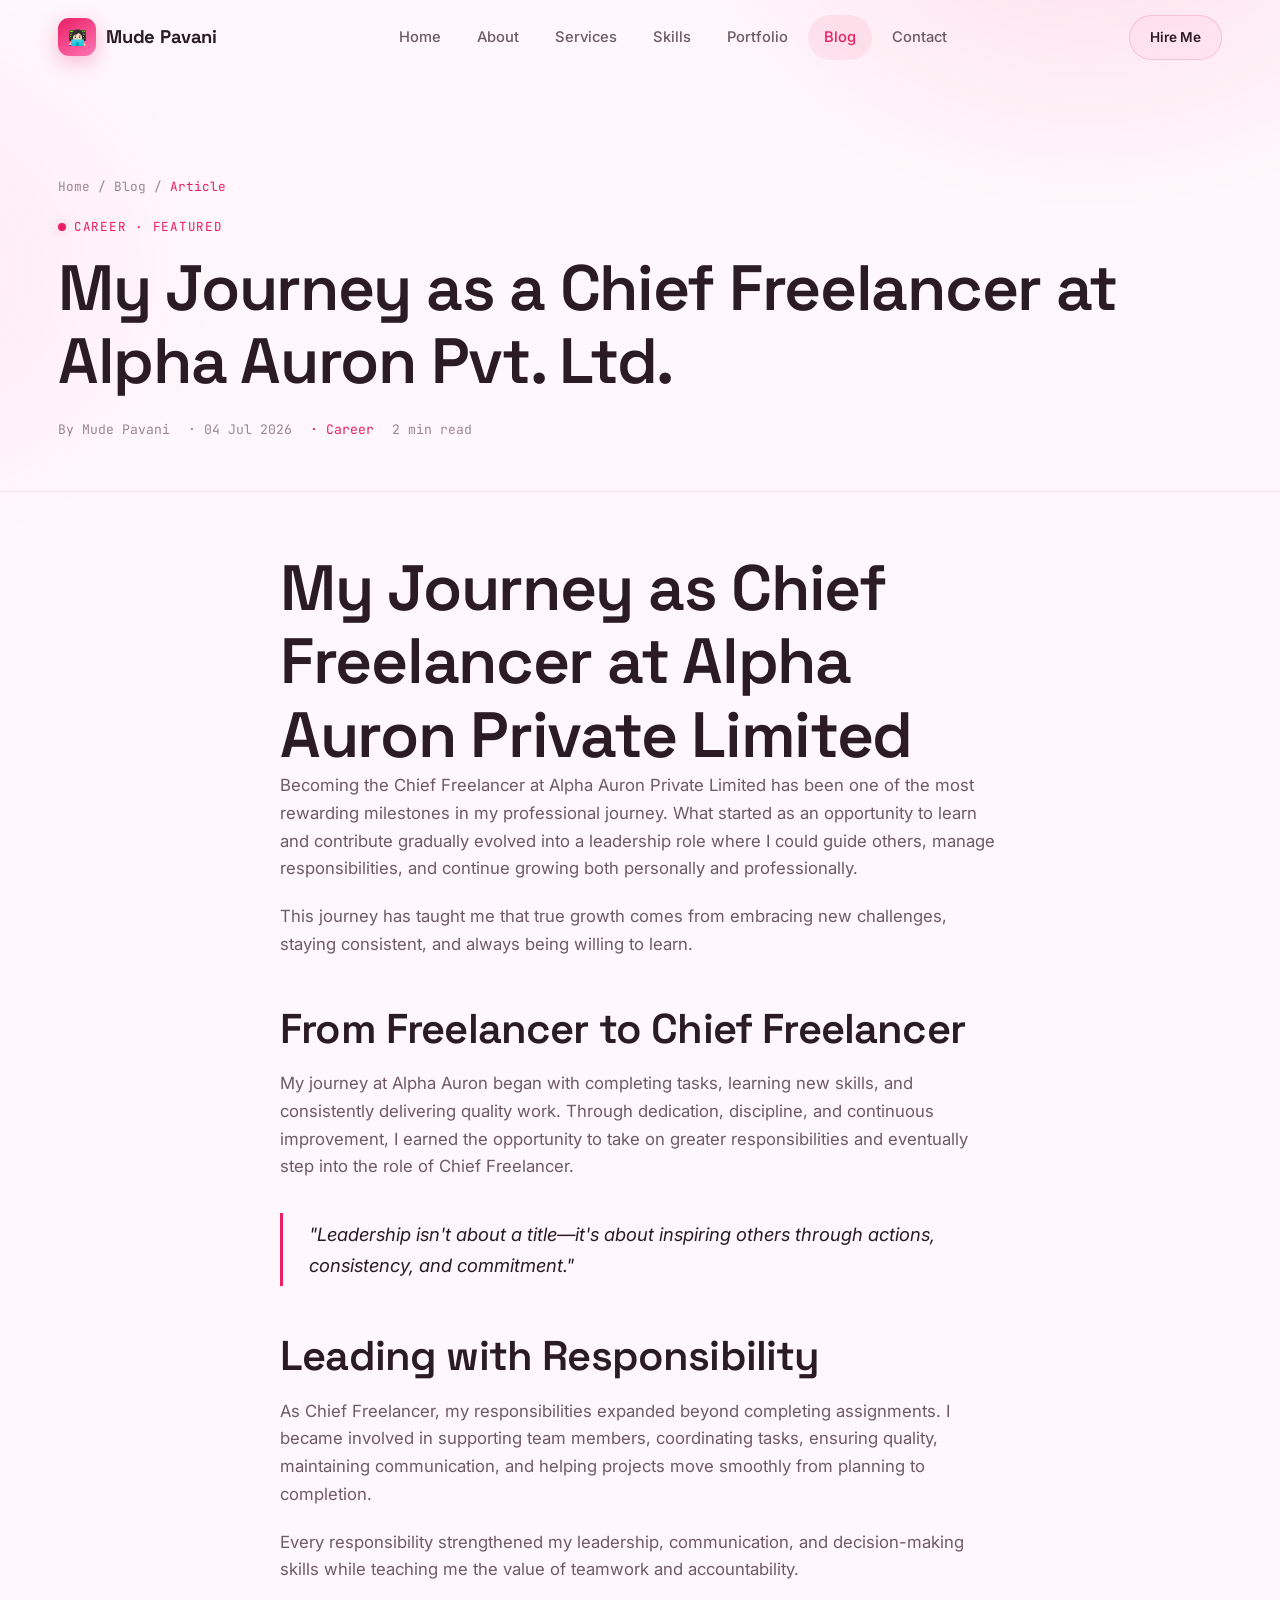
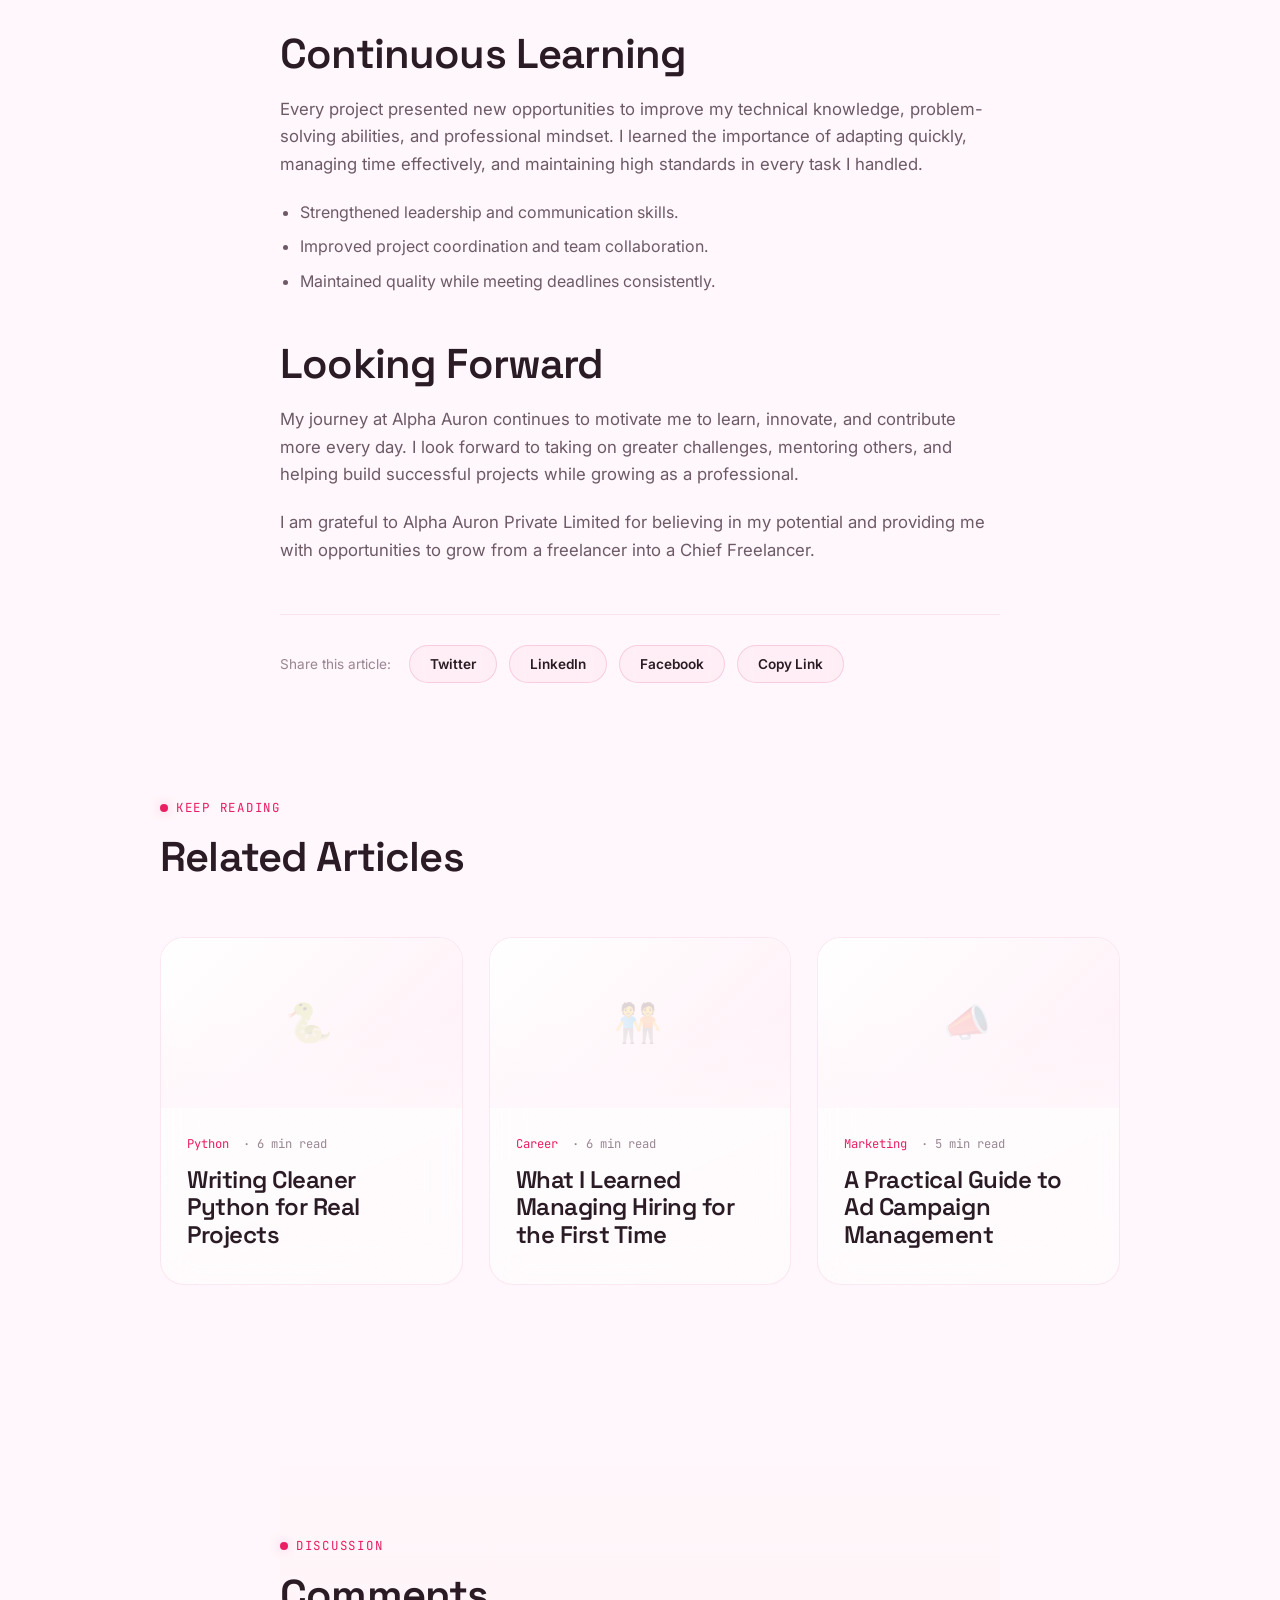
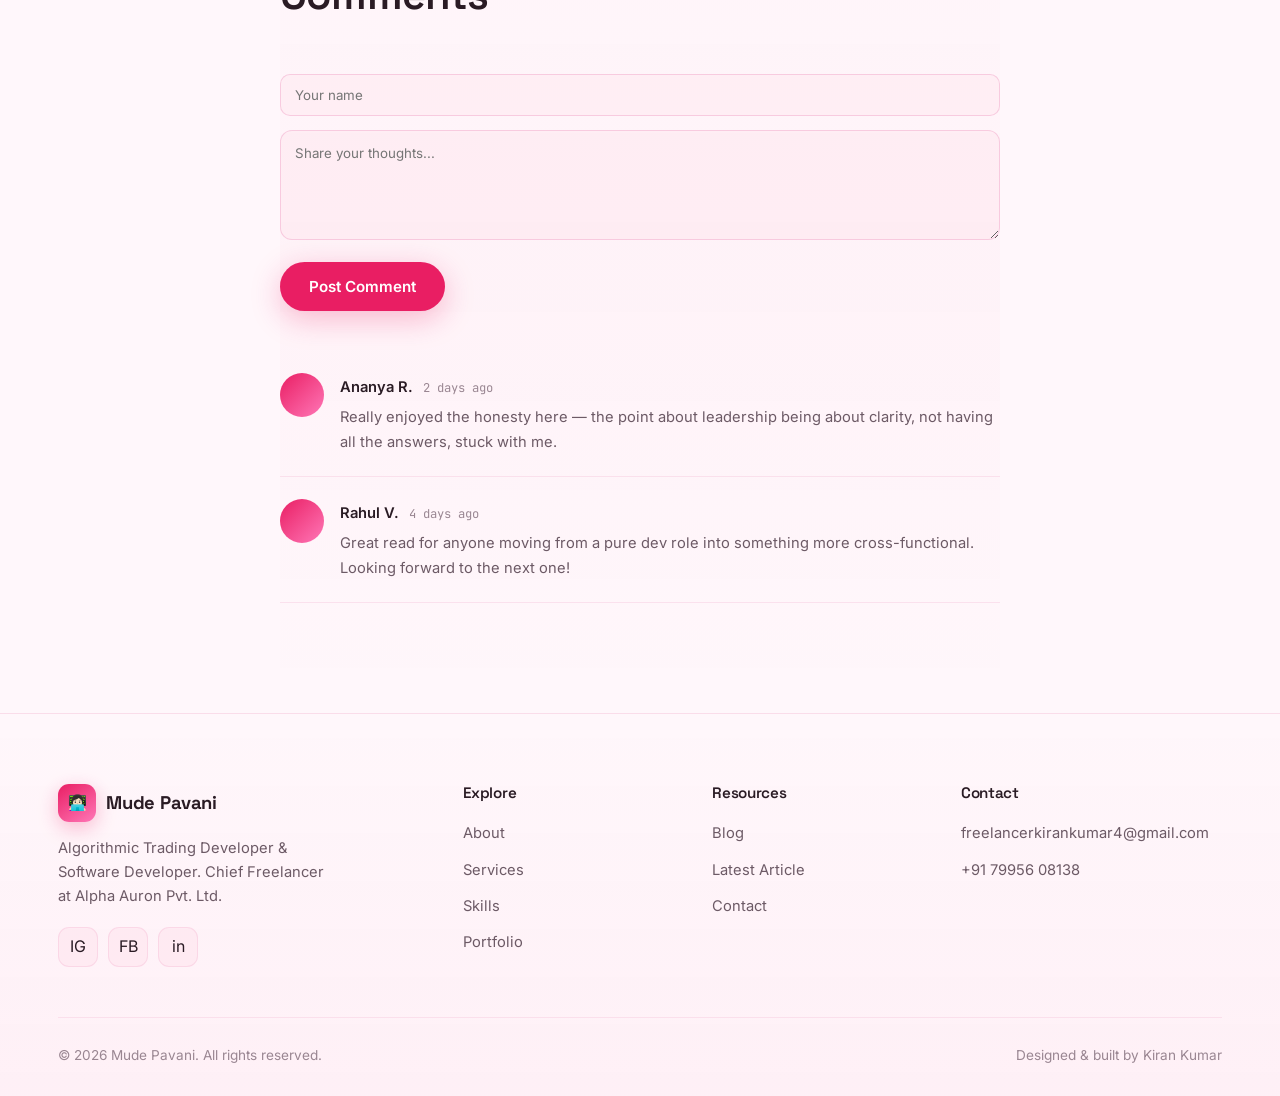
<file: articles/alpha-auron-experience.html>
<!DOCTYPE html>
<html lang="en">
<head>
<meta charset="UTF-8">
<meta name="viewport" content="width=device-width, initial-scale=1.0">
<title>My Journey as a Chief Freelancer at Alpha Auron Pvt. Ltd. — Mude Pavani</title>
<meta name="description" content="A first-person account of how Kiran Kumar Naik joined Alpha Auron Pvt. Ltd. and what he learned about marketing, leadership, hiring and business operations.">
<meta property="og:title" content="My Journey as a Senior Freelancer at Alpha Auron Pvt. Ltd.">
<meta property="og:description" content="How I joined Alpha Auron, what I learned, and where I'm headed next.">
<meta property="og:type" content="article">
<meta name="twitter:card" content="summary_large_image">
<link rel="icon" href="../favicon.ico">
<link rel="preconnect" href="https://fonts.googleapis.com">
<link href="https://fonts.googleapis.com/css2?family=Space+Grotesk:wght@500;600;700&family=Inter:wght@400;500;600;700&family=JetBrains+Mono:wght@400;500&display=swap" rel="stylesheet">
<link rel="stylesheet" href="../assets/css/style.css">
</head>
<body>

<div class="reading-progress"></div>

<header class="navbar">
  <div class="nav-inner">
    <a href="../index.html" class="brand"><span class="brand-mark">👩🏻‍💻</span> Mude Pavani </a>
    <nav class="nav-links">
      <a href="../index.html">Home</a>
      <a href="../about.html">About</a>
      <a href="../services.html">Services</a>
      <a href="../skills.html">Skills</a>
      <a href="../portfolio.html">Portfolio</a>
      <a href="../blog.html" class="active">Blog</a>
      <a href="../contact.html">Contact</a>
    </nav>
    <div class="nav-cta">
      <a href="../contact.html" class="btn btn-ghost btn-sm">Hire Me</a>
      <button class="nav-toggle" aria-label="Toggle navigation"><span></span><span></span><span></span></button>
    </div>
  </div>
</header>

<section class="article-hero">
  <div class="container">
    <div class="breadcrumb"><a href="../index.html">Home</a> / <a href="../blog.html">Blog</a> / <span class="cyan">Article</span></div>
    <div class="eyebrow" style="margin-top:20px;">Career · Featured</div>
    <h1>My Journey as a Chief Freelancer at Alpha Auron Pvt. Ltd.</h1>
    <div class="article-meta-row">
      <span>By Mude Pavani</span>
      <span>· 04 Jul 2026</span>
      <span class="cat">· Career</span>
      <span id="readingTime">· 8 min read</span>
    </div>
  </div>
</section>

<article class="article-body">
  <h1>My Journey as Chief Freelancer at Alpha Auron Private Limited</h1>

  <p>
    Becoming the Chief Freelancer at Alpha Auron Private Limited has been one of
    the most rewarding milestones in my professional journey. What started as an
    opportunity to learn and contribute gradually evolved into a leadership role
    where I could guide others, manage responsibilities, and continue growing
    both personally and professionally.
  </p>

  <p>
    This journey has taught me that true growth comes from embracing new
    challenges, staying consistent, and always being willing to learn.
  </p>

  <h2>From Freelancer to Chief Freelancer</h2>

  <p>
    My journey at Alpha Auron began with completing tasks, learning new skills,
    and consistently delivering quality work. Through dedication, discipline,
    and continuous improvement, I earned the opportunity to take on greater
    responsibilities and eventually step into the role of Chief Freelancer.
  </p>

  <blockquote>
    "Leadership isn't about a title—it's about inspiring others through actions,
    consistency, and commitment."
  </blockquote>

  <h2>Leading with Responsibility</h2>

  <p>
    As Chief Freelancer, my responsibilities expanded beyond completing
    assignments. I became involved in supporting team members, coordinating
    tasks, ensuring quality, maintaining communication, and helping projects
    move smoothly from planning to completion.
  </p>

  <p>
    Every responsibility strengthened my leadership, communication, and
    decision-making skills while teaching me the value of teamwork and
    accountability.
  </p>

  <h2>Continuous Learning</h2>

  <p>
    Every project presented new opportunities to improve my technical knowledge,
    problem-solving abilities, and professional mindset. I learned the
    importance of adapting quickly, managing time effectively, and maintaining
    high standards in every task I handled.
  </p>

  <ul>
    <li>Strengthened leadership and communication skills.</li>
    <li>Improved project coordination and team collaboration.</li>
    <li>Maintained quality while meeting deadlines consistently.</li>
  </ul>

  <h2>Looking Forward</h2>

  <p>
    My journey at Alpha Auron continues to motivate me to learn, innovate, and
    contribute more every day. I look forward to taking on greater challenges,
    mentoring others, and helping build successful projects while growing as a
    professional.
  </p>

  <p>
    I am grateful to Alpha Auron Private Limited for believing in my potential
    and providing me with opportunities to grow from a freelancer into a Chief
    Freelancer.
  </p>
</article>

<div class="share-row">
  <span>Share this article:</span>
  <button class="btn btn-ghost btn-sm" data-share="twitter">Twitter</button>
  <button class="btn btn-ghost btn-sm" data-share="linkedin">LinkedIn</button>
  <button class="btn btn-ghost btn-sm" data-share="facebook">Facebook</button>
  <button class="btn btn-ghost btn-sm" data-share="copy">Copy Link</button>
</div>

<section class="section related-grid">
  <div class="section-head reveal">
    <div class="eyebrow">Keep Reading</div>
    <h2>Related Articles</h2>
  </div>
  <div class="grid-3">
    <a href="../blog.html" class="glass post-card reveal" style="display:block;">
      <div class="project-thumb post-thumb">🐍</div>
      <div class="post-body"><div class="post-meta"><span class="cat">Python</span><span>· 6 min read</span></div><h3>Writing Cleaner Python for Real Projects</h3></div>
    </a>
    <a href="../blog.html" class="glass post-card reveal reveal-delay-1" style="display:block;">
      <div class="project-thumb post-thumb">🧑‍🤝‍🧑</div>
      <div class="post-body"><div class="post-meta"><span class="cat">Career</span><span>· 6 min read</span></div><h3>What I Learned Managing Hiring for the First Time</h3></div>
    </a>
    <a href="../blog.html" class="glass post-card reveal reveal-delay-2" style="display:block;">
      <div class="project-thumb post-thumb">📣</div>
      <div class="post-body"><div class="post-meta"><span class="cat">Marketing</span><span>· 5 min read</span></div><h3>A Practical Guide to Ad Campaign Management</h3></div>
    </a>
  </div>
</section>

<section class="section section-alt comments-section">
  <div class="section-head reveal">
    <div class="eyebrow">Discussion</div>
    <h2>Comments</h2>
  </div>

  <form class="comment-form reveal" id="commentForm">
    <input type="text" name="name" placeholder="Your name" required>
    <textarea name="comment" placeholder="Share your thoughts..." required></textarea>
    <button type="submit" class="btn btn-primary">Post Comment</button>
  </form>

  <div id="commentsList" class="mt-40">
    <div class="comment reveal">
      <div class="comment-avatar"></div>
      <div>
        <span class="comment-name">Ananya R.</span><span class="comment-date">2 days ago</span>
        <p class="comment-text">Really enjoyed the honesty here — the point about leadership being about clarity, not having all the answers, stuck with me.</p>
      </div>
    </div>
    <div class="comment reveal">
      <div class="comment-avatar"></div>
      <div>
        <span class="comment-name">Rahul V.</span><span class="comment-date">4 days ago</span>
        <p class="comment-text">Great read for anyone moving from a pure dev role into something more cross-functional. Looking forward to the next one!</p>
      </div>
    </div>
  </div>
</section>

<footer class="footer">
  <div class="container">
    <div class="footer-grid">
      <div class="footer-brand">
        <a href="../index.html" class="brand"><span class="brand-mark">👩🏻‍💻</span> Mude Pavani </a>
        <p>Algorithmic Trading Developer &amp; Software Developer. Chief Freelancer at Alpha Auron Pvt. Ltd.</p>
        <div class="social-row">
          <a class="social-btn" href="https://www.instagram.com/beyond_alphaauron" target="_blank" rel="noopener">IG</a>
          <a class="social-btn" href="https://www.facebook.com/share/17Pz9aEwZ1/" target="_blank" rel="noopener">FB</a>
          <a class="social-btn" href="https://www.linkedin.com/in/mude-kiran-kumar-naik-605b5a3ab" target="_blank" rel="noopener">in</a>
        </div>
      </div>
      <div><h4>Explore</h4><ul class="footer-links"><li><a href="../about.html">About</a></li><li><a href="../services.html">Services</a></li><li><a href="../skills.html">Skills</a></li><li><a href="../portfolio.html">Portfolio</a></li></ul></div>
      <div><h4>Resources</h4><ul class="footer-links"><li><a href="../blog.html">Blog</a></li><li><a href="alpha-auron-experience.html">Latest Article</a></li><li><a href="../contact.html">Contact</a></li></ul></div>
      <div><h4>Contact</h4><ul class="footer-links"><li><a href="mailto:freelancerkirankumar4@gmail.com">freelancerkirankumar4@gmail.com</a></li><li><a href="tel:+917995608138">+91 79956 08138</a></li></ul></div>
    </div>
    <div class="footer-bottom">
      <span>©️ 2026 Mude Pavani. All rights reserved.</span>
      <span>Designed &amp; built by Kiran Kumar</span>
    </div>
  </div>
</footer>

<button class="back-to-top" aria-label="Back to top">↑</button>
<script src="../assets/js/script.js"></script>
</body>
</html>
</file>
<file: assets/css/style.css>
/* ============================================================
   PAVANI PORTFOLIO BLOG — CORE STYLESHEET
   Design tokens: pink / white
   ============================================================ */

:root{
  --bg:            #FFF7FB;
  --bg-elevated:   #FFFFFF;
  --bg-elevated-2: #FFF0F7;
  --line:          rgba(214, 51, 132, 0.10);
  --line-strong:   rgba(214, 51, 132, 0.18);
  --text:          #2A1B24;
  --text-dim:      #6D5A66;
  --text-faint:    #9A8692;
  --cyan:          #E91E63;
  --cyan-dim:      #C2185B;
  --cyan-glow:     rgba(233, 30, 99, 0.28);
  --violet:        #FF77B7;
  --danger:        #D81B60;

  --font-display: 'Space Grotesk', 'Segoe UI', sans-serif;
  --font-body:    'Inter', 'Segoe UI', sans-serif;
  --font-mono:    'JetBrains Mono', 'Courier New', monospace;

  --radius-sm: 10px;
  --radius-md: 16px;
  --radius-lg: 24px;

  --shadow-soft: 0 10px 40px rgba(181, 61, 109, 0.12);
  --shadow-glow: 0 0 0 1px rgba(233, 30, 99, 0.12), 0 20px 60px rgba(233, 30, 99, 0.08);

  --ease: cubic-bezier(.16,.84,.44,1);
  --nav-h: 76px;
}

*,*::before,*::after{ box-sizing:border-box; margin:0; padding:0; }
html{ scroll-behavior:smooth; }
html,body{ height:100%; }

body{
  background: var(--bg);
  color: var(--text);
  font-family: var(--font-body);
  font-size: 16px;
  line-height: 1.65;
  -webkit-font-smoothing: antialiased;
  overflow-x: hidden;
  position: relative;
}

body::before{
  content:"";
  position:fixed; inset:0;
  background:
    radial-gradient(700px 500px at 85% -10%, rgba(233,30,99,0.10), transparent 60%),
    radial-gradient(600px 500px at -10% 30%, rgba(255,119,183,0.10), transparent 60%);
  pointer-events:none;
  z-index:0;
}

img{ max-width:100%; display:block; }
a{ color:inherit; text-decoration:none; }
ul{ list-style:none; }
button{ font-family:inherit; cursor:pointer; }
input,textarea,select{ font-family:inherit; }

::selection{ background: var(--cyan); color:#FFFFFF; }

::-webkit-scrollbar{ width:10px; }
::-webkit-scrollbar-track{ background: var(--bg); }
::-webkit-scrollbar-thumb{ background: var(--bg-elevated-2); border-radius:10px; border:2px solid var(--bg); }
::-webkit-scrollbar-thumb:hover{ background: var(--cyan-dim); }

.container{
  width:100%;
  max-width: 1220px;
  margin:0 auto;
  padding: 0 28px;
  position:relative;
  z-index:1;
}

h1,h2,h3,h4{
  font-family: var(--font-display);
  font-weight:600;
  letter-spacing:-0.02em;
  line-height:1.15;
}
h1{ font-size: clamp(2.4rem, 5vw, 4.2rem); }
h2{ font-size: clamp(1.9rem, 3.4vw, 2.6rem); }
h3{ font-size: clamp(1.2rem, 2vw, 1.5rem); }
p{ color: var(--text-dim); }

.eyebrow{
  display:inline-flex;
  align-items:center;
  gap:8px;
  font-family: var(--font-mono);
  font-size: 0.78rem;
  letter-spacing: 0.14em;
  text-transform: uppercase;
  color: var(--cyan);
  margin-bottom: 14px;
}
.eyebrow::before{
  content:"";
  width:8px; height:8px;
  border-radius:50%;
  background: var(--cyan);
  box-shadow: 0 0 12px var(--cyan-glow);
}

.section{ padding: 110px 0; position:relative; z-index:1; }
.section-head{ max-width: 640px; margin-bottom: 56px; }
.section-head p{ margin-top:14px; font-size:1.05rem; }
.section-alt{ background: linear-gradient(180deg, transparent, rgba(233,30,99,0.02), transparent); }

.btn{
  display:inline-flex;
  align-items:center;
  gap:10px;
  padding: 14px 28px;
  border-radius: 999px;
  font-weight:600;
  font-size:0.95rem;
  border:1px solid transparent;
  transition: transform .35s var(--ease), box-shadow .35s var(--ease), background .35s var(--ease), color .35s var(--ease);
  white-space:nowrap;
}
.btn-primary{
  background: var(--cyan);
  color: #FFFFFF;
  box-shadow: 0 8px 30px var(--cyan-glow);
}
.btn-primary:hover{ transform: translateY(-3px); box-shadow: 0 14px 40px var(--cyan-glow); }
.btn-ghost{
  background: rgba(233,30,99,0.04);
  color: var(--text);
  border-color: var(--line-strong);
  backdrop-filter: blur(10px);
}
.btn-ghost:hover{ border-color: var(--cyan); color: var(--cyan); transform: translateY(-3px); }
.btn-sm{ padding: 10px 20px; font-size: 0.85rem; }
.btn-block{ width:100%; justify-content:center; }

.navbar{
  position: fixed; top:0; left:0; right:0;
  height: var(--nav-h);
  display:flex; align-items:center;
  z-index: 500;
  transition: background .4s var(--ease), border-color .4s var(--ease), height .4s var(--ease), backdrop-filter .4s var(--ease);
  border-bottom: 1px solid transparent;
}
.navbar.scrolled{
  height: 64px;
  background: rgba(255,247,251,0.78);
  backdrop-filter: blur(18px) saturate(140%);
  border-bottom: 1px solid var(--line);
}
.nav-inner{
  width:100%; max-width:1220px; margin:0 auto; padding:0 28px;
  display:flex; align-items:center; justify-content:space-between;
}
.brand{
  display:flex; align-items:center; gap:10px;
  font-family: var(--font-display);
  font-weight:700; font-size:1.15rem; letter-spacing:-0.01em;
}
.brand-mark{
  width:38px; height:38px; border-radius:11px;
  background: linear-gradient(145deg, var(--cyan), var(--violet));
  display:flex; align-items:center; justify-content:center;
  color:#FFFFFF; font-family:var(--font-mono); font-weight:700; font-size:0.95rem;
  box-shadow: 0 6px 20px var(--cyan-glow);
}
.nav-links{ display:flex; align-items:center; gap:4px; }
.nav-links a{
  padding: 10px 16px; border-radius: 999px;
  font-size:0.92rem; font-weight:500; color: var(--text-dim);
  transition: color .25s, background .25s;
}
.nav-links a:hover{ color: var(--text); background: rgba(233,30,99,0.05); }
.nav-links a.active{ color: var(--cyan); background: rgba(233,30,99,0.08); }
.nav-cta{ display:flex; align-items:center; gap:14px; }
.nav-toggle{
  display:none; width:42px; height:42px; border-radius:10px;
  background: rgba(233,30,99,0.04); border:1px solid var(--line);
  align-items:center; justify-content:center; flex-direction:column; gap:4px;
}
.nav-toggle span{ width:18px; height:2px; background: var(--text); border-radius:2px; transition: all .3s var(--ease); }
.nav-toggle.open span:nth-child(1){ transform: translateY(6px) rotate(45deg); }
.nav-toggle.open span:nth-child(2){ opacity:0; }
.nav-toggle.open span:nth-child(3){ transform: translateY(-6px) rotate(-45deg); }

@media (max-width: 900px){
  .nav-links{
    position:fixed; top: var(--nav-h); left:0; right:0;
    flex-direction:column; align-items:stretch; gap:2px;
    background: rgba(255,247,251,0.97); backdrop-filter: blur(20px);
    padding: 14px; border-bottom:1px solid var(--line);
    transform: translateY(-130%); opacity:0;
    transition: transform .4s var(--ease), opacity .3s;
    max-height: 80vh; overflow:auto;
  }
  .nav-links.open{ transform: translateY(0); opacity:1; }
  .nav-links a{ padding:14px 16px; }
  .nav-toggle{ display:flex; }
  .nav-cta .btn-ghost{ display:none; }
}

.glass{
  background: linear-gradient(155deg, rgba(255,255,255,0.78), rgba(255,255,255,0.45));
  border: 1px solid var(--line);
  border-radius: var(--radius-lg);
  backdrop-filter: blur(16px);
  transition: transform .45s var(--ease), border-color .45s var(--ease), box-shadow .45s var(--ease);
}
.glass:hover{ border-color: rgba(233,30,99,0.28); box-shadow: var(--shadow-glow); }

.hero{
  min-height: 100vh;
  display:flex; align-items:center;
  padding-top: var(--nav-h);
  position:relative;
}
.hero-grid{
  display:grid; grid-template-columns: 1.15fr 0.85fr; gap:60px; align-items:center;
}
.hero-kicker{
  font-family: var(--font-mono); font-size:0.85rem; color: var(--cyan);
  letter-spacing:0.08em; margin-bottom:18px; display:flex; align-items:center; gap:10px;
}
.hero-kicker .dot{ width:8px; height:8px; border-radius:50%; background: var(--cyan); box-shadow:0 0 10px var(--cyan-glow); }
.hero h1{ margin-bottom:20px; }
.hero h1 .accent{ color: var(--cyan); }
.hero-lead{ font-size:1.15rem; max-width:520px; margin-bottom:34px; }
.hero-actions{ display:flex; gap:16px; flex-wrap:wrap; margin-bottom:48px; }

.terminal{
  background: #FFFFFF;
  border:1px solid var(--line-strong);
  border-radius: var(--radius-md);
  overflow:hidden;
  box-shadow: var(--shadow-soft);
  font-family: var(--font-mono);
}
.terminal-bar{
  display:flex; align-items:center; gap:8px;
  padding:12px 16px; background: rgba(233,30,99,0.03);
  border-bottom:1px solid var(--line);
}
.terminal-dot{ width:10px; height:10px; border-radius:50%; }
.terminal-dot.r{ background:#FF7A8F; } .terminal-dot.y{ background:#FFB347; } .terminal-dot.g{ background:#4CAF50; }
.terminal-title{ margin-left:8px; color: var(--text-faint); font-size:0.78rem; }
.terminal-body{ padding:22px; font-size:0.92rem; min-height:190px; }
.terminal-body .prompt{ color: var(--cyan); }
.terminal-body .out{ color: var(--text-dim); display:block; margin: 4px 0 12px 0; }
.terminal-line{ display:flex; gap:8px; }
#typed-text{ color: var(--text); }
.cursor{ display:inline-block; width:8px; background: var(--cyan); margin-left:2px; animation: blink 1s steps(1) infinite; }
@keyframes blink{ 50%{ opacity:0; } }

.stats-row{
  display:grid; grid-template-columns: repeat(4,1fr); gap:20px; margin-top:20px;
}
.stat{ text-align:left; }
.stat .num{ font-family: var(--font-display); font-size:2.1rem; font-weight:700; color: var(--text); }
.stat .num .plus{ color: var(--cyan); }
.stat .lbl{ font-size:0.82rem; color: var(--text-faint); margin-top:4px; }

@media (max-width: 980px){
  .hero-grid{ grid-template-columns:1fr; }
  .stats-row{ grid-template-columns: repeat(2,1fr); }
}

.reveal{ opacity:0; transform: translateY(28px); transition: opacity .8s var(--ease), transform .8s var(--ease); }
.reveal.in{ opacity:1; transform:none; }
.reveal-delay-1{ transition-delay:.08s; } .reveal-delay-2{ transition-delay:.16s; }
.reveal-delay-3{ transition-delay:.24s; } .reveal-delay-4{ transition-delay:.32s; }

.grid-2{ display:grid; grid-template-columns:1fr 1fr; gap:28px; }
.grid-3{ display:grid; grid-template-columns:repeat(3,1fr); gap:26px; }
.grid-4{ display:grid; grid-template-columns:repeat(4,1fr); gap:22px; }
@media (max-width:980px){ .grid-3,.grid-4{ grid-template-columns:repeat(2,1fr); } .grid-2{ grid-template-columns:1fr; } }
@media (max-width:620px){ .grid-3,.grid-4{ grid-template-columns:1fr; } }

.card{ padding: 32px; }
.card-icon{
  width:52px; height:52px; border-radius:14px;
  background: rgba(233,30,99,0.08); border:1px solid rgba(233,30,99,0.18);
  display:flex; align-items:center; justify-content:center;
  color: var(--cyan); font-size:1.4rem; margin-bottom:20px;
}
.card h3{ margin-bottom:10px; }
.card p{ font-size:0.94rem; }
.card-link{ margin-top:18px; display:inline-flex; align-items:center; gap:6px; color:var(--cyan); font-size:0.88rem; font-weight:600; }
.card-link .arrow{ transition: transform .3s var(--ease); }
.card:hover .card-link .arrow{ transform: translateX(5px); }

.footer{
  border-top:1px solid var(--line);
  padding: 70px 0 30px;
  background: linear-gradient(180deg, transparent, rgba(233,30,99,0.03));
  position:relative; z-index:1;
}
.footer-grid{ display:grid; grid-template-columns: 1.4fr 0.8fr 0.8fr 1fr; gap:40px; margin-bottom:50px; }
.footer-brand p{ margin-top:14px; font-size:0.92rem; max-width:280px; }
.footer h4{ font-size:0.95rem; margin-bottom:18px; color:var(--text); }
.footer-links li{ margin-bottom:10px; }
.footer-links a{ color: var(--text-dim); font-size:0.92rem; transition:color .25s; }
.footer-links a:hover{ color: var(--cyan); }
.social-row{ display:flex; gap:10px; margin-top:18px; }
.social-btn{
  width:40px; height:40px; border-radius:11px;
  background: rgba(233,30,99,0.04); border:1px solid var(--line);
  display:flex; align-items:center; justify-content:center;
  transition: all .3s var(--ease); font-size:1rem;
}
.social-btn:hover{ border-color: var(--cyan); color: var(--cyan); transform: translateY(-3px); }
.footer-bottom{
  padding-top: 26px; border-top:1px solid var(--line);
  display:flex; justify-content:space-between; align-items:center; flex-wrap:wrap; gap:12px;
  font-size:0.85rem; color: var(--text-faint);
}
@media (max-width:900px){ .footer-grid{ grid-template-columns:1fr 1fr; } }
@media (max-width:560px){ .footer-grid{ grid-template-columns:1fr; } }

.back-to-top{
  position:fixed; right:26px; bottom:26px; z-index:400;
  width:48px; height:48px; border-radius:50%;
  background: var(--cyan); color:#FFFFFF;
  display:flex; align-items:center; justify-content:center;
  box-shadow: 0 10px 30px var(--cyan-glow);
  opacity:0; visibility:hidden; transform: translateY(14px);
  transition: all .35s var(--ease);
  font-size:1.2rem; border:none;
}
.back-to-top.show{ opacity:1; visibility:visible; transform:none; }

.page-hero{
  padding: 170px 0 70px;
  position:relative; z-index:1;
  border-bottom:1px solid var(--line);
}
.breadcrumb{ font-family:var(--font-mono); font-size:0.8rem; color:var(--text-faint); margin-top:16px; }
.breadcrumb .cyan{ color:var(--cyan); }

.about-grid{ display:grid; grid-template-columns: 0.85fr 1.15fr; gap:60px; align-items:start; }
.about-photo{
  border-radius: var(--radius-lg); overflow:hidden; position:sticky; top:110px;
  border:1px solid var(--line);
}
.value-list{ display:grid; grid-template-columns:1fr 1fr; gap:18px; margin-top:26px; }
.value-item{ padding:22px; }
.value-item h4{ font-family:var(--font-display); color:var(--text); margin-bottom:6px; font-size:1.02rem; }
.value-item p{ font-size:0.88rem; }

.timeline{ position:relative; margin-top:20px; padding-left: 30px; }
.timeline::before{ content:""; position:absolute; left:8px; top:6px; bottom:6px; width:2px; background: linear-gradient(var(--cyan), transparent); }
.timeline-item{ position:relative; padding-bottom:40px; }
.timeline-item:last-child{ padding-bottom:0; }
.timeline-item::before{
  content:""; position:absolute; left:-30px; top:4px; width:16px; height:16px; border-radius:50%;
  background: var(--bg); border:2px solid var(--cyan); box-shadow: 0 0 12px var(--cyan-glow);
}
.timeline-date{ font-family: var(--font-mono); color: var(--cyan); font-size:0.82rem; margin-bottom:6px; display:block; }
.timeline-item h4{ font-family:var(--font-display); margin-bottom:6px; }
.timeline-item p{ font-size:0.92rem; }

@media (max-width:980px){ .about-grid{ grid-template-columns:1fr; } .about-photo{ position:static; max-width:320px; } .value-list{ grid-template-columns:1fr; } }

.service-card{ padding:34px; display:flex; flex-direction:column; height:100%; }
.service-card .card-icon{ font-size:1.6rem; }
.service-tags{ display:flex; flex-wrap:wrap; gap:8px; margin-top:18px; }
.tag{ font-size:0.76rem; font-family:var(--font-mono); padding:5px 12px; border-radius:999px; background: rgba(233,30,99,0.07); color: var(--cyan); border:1px solid rgba(233,30,99,0.18); }

.skill-group{ margin-bottom:14px; }
.skill-row{ margin-bottom:26px; }
.skill-row-top{ display:flex; justify-content:space-between; margin-bottom:10px; font-size:0.92rem; }
.skill-row-top .sk-name{ color: var(--text); font-weight:600; }
.skill-row-top .sk-pct{ font-family: var(--font-mono); color: var(--cyan); }
.progress-track{ height:8px; border-radius:999px; background: rgba(233,30,99,0.06); overflow:hidden; }
.progress-fill{ height:100%; border-radius:999px; width:0%; background: linear-gradient(90deg, var(--cyan-dim), var(--cyan)); box-shadow:0 0 12px var(--cyan-glow); transition: width 1.4s var(--ease); }
.skills-columns{ display:grid; grid-template-columns:1fr 1fr; gap:60px; }
@media (max-width:900px){ .skills-columns{ grid-template-columns:1fr; } }
.skills-subhead{ display:flex; align-items:center; gap:10px; margin-bottom:26px; }
.skills-subhead .num{ font-family:var(--font-mono); color:var(--cyan); font-size:0.85rem; border:1px solid var(--line-strong); border-radius:8px; padding:4px 9px; }

.filter-row{ display:flex; gap:10px; flex-wrap:wrap; margin-bottom:44px; }
.filter-btn{
  padding:10px 20px; border-radius:999px; border:1px solid var(--line-strong);
  background: rgba(233,30,99,0.02); color: var(--text-dim); font-size:0.88rem; font-weight:600;
  transition: all .3s var(--ease);
}
.filter-btn:hover{ border-color: var(--cyan); color: var(--cyan); }
.filter-btn.active{ background: var(--cyan); border-color: var(--cyan); color:#FFFFFF; }

.project-card{ overflow:hidden; cursor:pointer; }
.project-thumb{
  height:200px; position:relative; overflow:hidden;
  background: linear-gradient(135deg, var(--bg-elevated), var(--bg-elevated-2));
  display:flex; align-items:center; justify-content:center;
  font-family:var(--font-mono); color: rgba(233,30,99,0.18); font-size:2.4rem; letter-spacing:0.1em;
}
.project-thumb::after{ content:""; position:absolute; inset:0; background: linear-gradient(180deg, transparent 40%, rgba(255,247,251,0.9)); }
.project-card:hover .project-thumb{ filter:brightness(1.02); }
.project-body{ padding:26px; }
.project-cat{ font-family:var(--font-mono); font-size:0.72rem; color: var(--cyan); letter-spacing:0.08em; text-transform:uppercase; }
.project-body h3{ margin:10px 0 8px; }
.project-body p{ font-size:0.9rem; }
.project-actions{ display:flex; gap:10px; margin-top:20px; }

.hidden-card{ display:none !important; }

.modal-overlay{
  position:fixed; inset:0; background: rgba(32, 14, 24, 0.42); backdrop-filter: blur(6px);
  display:flex; align-items:center; justify-content:center; z-index:900;
  opacity:0; visibility:hidden; transition: all .3s var(--ease); padding:24px;
}
.modal-overlay.open{ opacity:1; visibility:visible; }
.modal-box{
  max-width:620px; width:100%; max-height:85vh; overflow:auto;
  background: var(--bg-elevated); border:1px solid var(--line-strong); border-radius: var(--radius-lg);
  padding:36px; transform: translateY(20px) scale(.98); transition: transform .35s var(--ease);
}
.modal-overlay.open .modal-box{ transform:none; }
.modal-close{
  float:right; width:36px; height:36px; border-radius:50%; background: rgba(233,30,99,0.05);
  border:1px solid var(--line); display:flex; align-items:center; justify-content:center; font-size:1.1rem;
}
.modal-meta{ display:flex; gap:8px; flex-wrap:wrap; margin:16px 0 20px; }
.modal-actions{ display:flex; gap:12px; margin-top:26px; }

.blog-layout{ display:grid; grid-template-columns: 1fr 320px; gap:50px; align-items:start; }
.featured-post{ overflow:hidden; margin-bottom:44px; }
.featured-post .project-thumb{ height:280px; }
.post-card{ padding:0; overflow:hidden; margin-bottom:26px; }
.post-thumb{ height:170px; }
.post-body{ padding:26px; }
.post-meta{ display:flex; gap:14px; font-family:var(--font-mono); font-size:0.76rem; color:var(--text-faint); margin-bottom:12px; flex-wrap:wrap; }
.post-meta .cat{ color: var(--cyan); }
.post-body h3{ margin-bottom:10px; }
.post-body p{ font-size:0.92rem; margin-bottom:14px; }

.search-box{ position:relative; margin-bottom:30px; }
.search-box input{
  width:100%; padding:14px 44px 14px 18px; border-radius:12px;
  background: rgba(233,30,99,0.03); border:1px solid var(--line-strong); color: var(--text); font-size:0.92rem;
}
.search-box input:focus{ outline:none; border-color: var(--cyan); }
.search-box .icn{ position:absolute; right:16px; top:50%; transform:translateY(-50%); color: var(--text-faint); }
.side-block{ padding:26px; margin-bottom:26px; }
.side-block h4{ font-family:var(--font-display); margin-bottom:18px; font-size:1rem; }
.cat-list li{ display:flex; justify-content:space-between; padding:9px 0; border-bottom:1px solid var(--line); font-size:0.9rem; }
.cat-list li:last-child{ border:none; }
.cat-list a{ color: var(--text-dim); transition: color .25s; }
.cat-list a:hover{ color: var(--cyan); }
.cat-list .count{ font-family: var(--font-mono); color: var(--text-faint); font-size:0.8rem; }
.popular-item{ display:flex; gap:12px; padding:12px 0; border-bottom:1px solid var(--line); }
.popular-item:last-child{ border:none; }
.popular-thumb{ width:56px; height:56px; border-radius:10px; flex-shrink:0; background: linear-gradient(135deg, var(--bg-elevated), var(--bg-elevated-2)); }
.popular-item h5{ font-size:0.87rem; font-weight:600; line-height:1.35; margin-bottom:4px; }
.popular-item span{ font-size:0.74rem; color: var(--text-faint); font-family: var(--font-mono); }
.newsletter-box{ text-align:center; padding:30px 24px; }
.newsletter-box p{ font-size:0.85rem; margin: 10px 0 18px; }
.newsletter-box input{ width:100%; padding:12px 14px; border-radius:10px; background: rgba(233,30,99,0.04); border:1px solid var(--line-strong); color:var(--text); margin-bottom:12px; }
.pagination{ display:flex; justify-content:center; gap:10px; margin-top:20px; }
.page-btn{ width:42px; height:42px; border-radius:10px; display:flex; align-items:center; justify-content:center; border:1px solid var(--line-strong); font-size:0.9rem; color: var(--text-dim); }
.page-btn.active{ background: var(--cyan); color:#FFFFFF; border-color: var(--cyan); }
@media (max-width:980px){ .blog-layout{ grid-template-columns:1fr; } }

.reading-progress{ position:fixed; top:0; left:0; height:3px; background: var(--cyan); width:0%; z-index:800; box-shadow: 0 0 10px var(--cyan-glow); }
.article-hero{ padding:160px 0 50px; border-bottom:1px solid var(--line); }
.article-meta-row{ display:flex; gap:18px; flex-wrap:wrap; font-family:var(--font-mono); font-size:0.82rem; color:var(--text-faint); margin-top:20px; }
.article-meta-row .cat{ color: var(--cyan); }
.article-body{ max-width: 720px; margin: 60px auto 0; }
.article-body h2{ margin: 46px 0 18px; }
.article-body h3{ margin: 32px 0 14px; }
.article-body p{ margin-bottom:20px; font-size:1.05rem; color: var(--text-dim); }
.article-body blockquote{
  border-left:3px solid var(--cyan); padding: 6px 26px; margin: 32px 0; font-size:1.15rem; font-style:italic; color: var(--text);
}
.article-body ul{ margin: 0 0 20px 20px; list-style:disc; color:var(--text-dim); }
.article-body li{ margin-bottom:8px; }
.share-row{ display:flex; align-items:center; gap:12px; margin: 50px auto 0; max-width:720px; padding-top:30px; border-top:1px solid var(--line); }
.share-row span{ font-size:0.85rem; color: var(--text-faint); margin-right:6px; }
.related-grid{ max-width:960px; margin: 0 auto; }
.comments-section{ max-width:720px; margin: 0 auto; }
.comment{ display:flex; gap:16px; padding:22px 0; border-bottom:1px solid var(--line); }
.comment-avatar{ width:44px; height:44px; border-radius:50%; background: linear-gradient(135deg, var(--cyan), var(--violet)); flex-shrink:0; }
.comment-name{ font-weight:600; font-size:0.92rem; }
.comment-date{ font-size:0.76rem; color: var(--text-faint); font-family: var(--font-mono); margin-left:10px; }
.comment-text{ font-size:0.92rem; margin-top:6px; }
.comment-form textarea{ width:100%; min-height:110px; padding:14px; border-radius:12px; background: rgba(233,30,99,0.03); border:1px solid var(--line-strong); color:var(--text); resize:vertical; margin-bottom:14px; }
.comment-form input{ width:100%; padding:12px 14px; border-radius:10px; background: rgba(233,30,99,0.03); border:1px solid var(--line-strong); color:var(--text); margin-bottom:14px; }

.contact-grid{ display:grid; grid-template-columns: 0.9fr 1.1fr; gap:50px; align-items:start; }
.contact-info-card{ padding:30px; margin-bottom:20px; display:flex; gap:16px; align-items:flex-start; }
.contact-info-card .card-icon{ margin-bottom:0; flex-shrink:0; }
.contact-info-card h4{ font-family:var(--font-display); font-size:1rem; margin-bottom:4px; }
.contact-info-card p{ font-size:0.9rem; }
.form-card{ padding:40px; }
.form-row{ display:grid; grid-template-columns:1fr 1fr; gap:18px; }
.field{ margin-bottom:20px; }
.field label{ display:block; font-size:0.85rem; margin-bottom:8px; color: var(--text-dim); }
.field input, .field textarea, .field select{
  width:100%; padding:13px 16px; border-radius:12px;
  background: rgba(233,30,99,0.03); border:1px solid var(--line-strong); color: var(--text); font-size:0.94rem;
  transition: border-color .25s;
}
.field input:focus, .field textarea:focus, .field select:focus{ outline:none; border-color: var(--cyan); }
.field textarea{ min-height:140px; resize:vertical; }
.field-error{ color: var(--danger); font-size:0.78rem; margin-top:6px; display:none; }
.field.invalid input, .field.invalid textarea{ border-color: var(--danger); }
.field.invalid .field-error{ display:block; }
.form-success{ display:none; padding:16px; border-radius:12px; background: rgba(233,30,99,0.08); border:1px solid rgba(233,30,99,0.3); color: var(--cyan); font-size:0.9rem; margin-bottom:20px; }
.form-success.show{ display:block; }
.map-placeholder{
  margin-top:20px; height:260px; border-radius: var(--radius-lg); border:1px solid var(--line);
  background:
    linear-gradient(155deg, rgba(255,255,255,0.55), transparent),
    repeating-linear-gradient(0deg, rgba(233,30,99,0.03) 0 1px, transparent 1px 40px),
    repeating-linear-gradient(90deg, rgba(233,30,99,0.03) 0 1px, transparent 1px 40px),
    var(--bg-elevated);
  display:flex; align-items:center; justify-content:center; flex-direction:column; gap:8px; color: var(--text-faint);
}
.map-placeholder .pin{ color: var(--cyan); font-size:1.8rem; }
@media (max-width:900px){ .contact-grid{ grid-template-columns:1fr; } .form-row{ grid-template-columns:1fr; } }

.cta-band{ padding: 90px 0; text-align:center; position:relative; z-index:1; }
.cta-band .glass{ padding: 70px 40px; max-width: 900px; margin:0 auto; text-align:center; }
.cta-band h2{ margin-bottom:16px; }
.cta-band p{ max-width:520px; margin: 0 auto 34px; }
.cta-actions{ display:flex; gap:16px; justify-content:center; flex-wrap:wrap; }

.text-center{ text-align:center; }
.mt-40{ margin-top:40px; }
.center-head{ margin-left:auto; margin-right:auto; text-align:center; }
</file>
